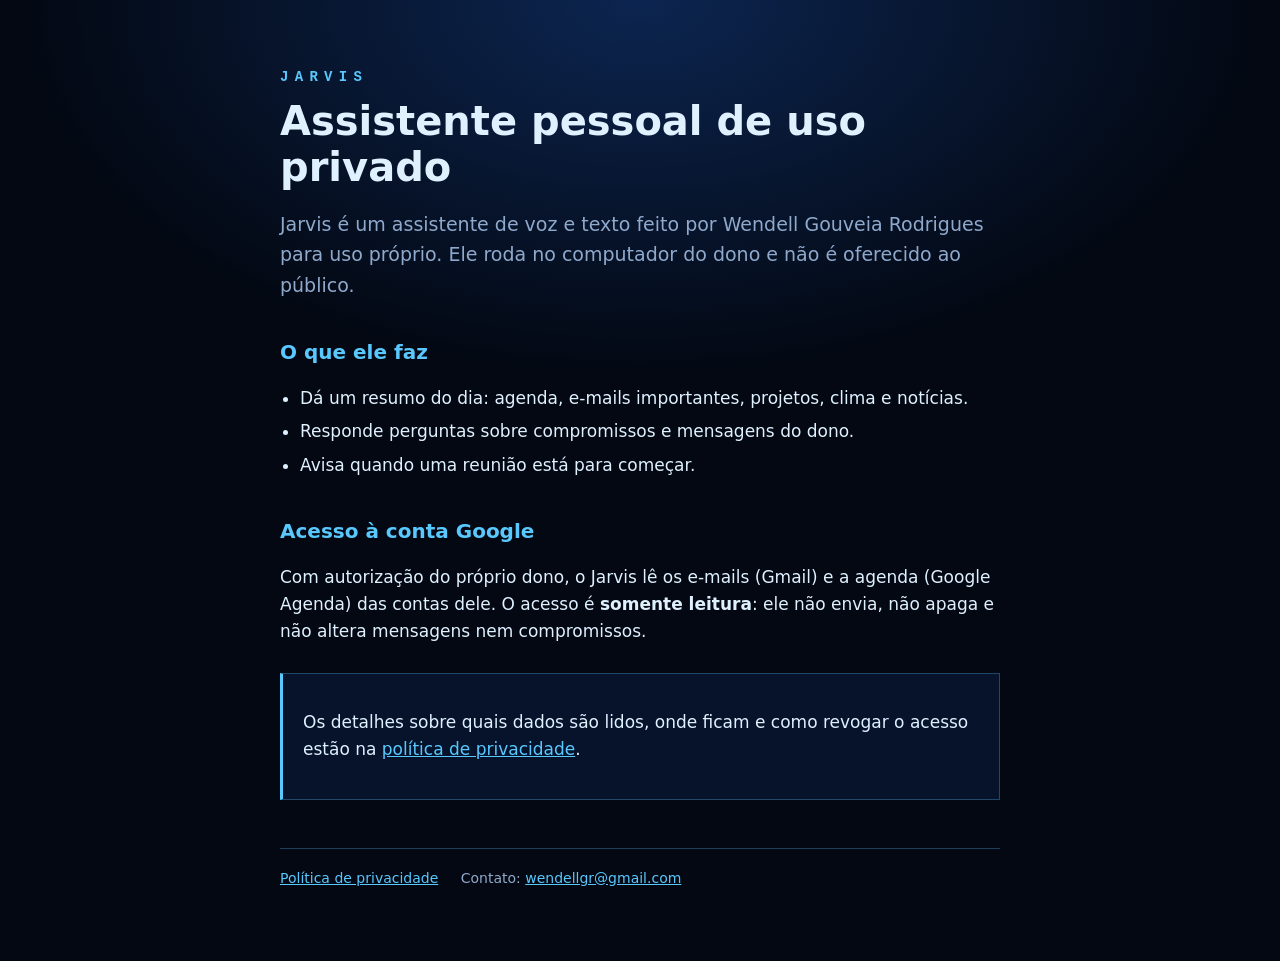
<file: index.html>
<!doctype html>
<html lang="pt-BR">
<head>
  <meta charset="utf-8">
  <meta name="viewport" content="width=device-width, initial-scale=1">
  <title>Jarvis — assistente pessoal</title>
  <meta name="description" content="Jarvis é o assistente pessoal de Wendell Gouveia Rodrigues, de uso privado.">
  <link rel="stylesheet" href="style.css">
</head>
<body>
  <main>
    <p class="brand">Jarvis</p>
    <h1>Assistente pessoal de uso privado</h1>
    <p class="lead">Jarvis é um assistente de voz e texto feito por Wendell Gouveia Rodrigues para uso próprio. Ele roda no computador do dono e não é oferecido ao público.</p>

    <h2>O que ele faz</h2>
    <ul>
      <li>Dá um resumo do dia: agenda, e-mails importantes, projetos, clima e notícias.</li>
      <li>Responde perguntas sobre compromissos e mensagens do dono.</li>
      <li>Avisa quando uma reunião está para começar.</li>
    </ul>

    <h2>Acesso à conta Google</h2>
    <p>Com autorização do próprio dono, o Jarvis lê os e-mails (Gmail) e a agenda (Google Agenda) das contas dele. O acesso é <strong>somente leitura</strong>: ele não envia, não apaga e não altera mensagens nem compromissos.</p>

    <div class="card">
      <p>Os detalhes sobre quais dados são lidos, onde ficam e como revogar o acesso estão na <a href="privacidade.html">política de privacidade</a>.</p>
    </div>

    <footer>
      <a href="privacidade.html">Política de privacidade</a>
      <span>Contato: <a href="mailto:wendellgr@gmail.com">wendellgr@gmail.com</a></span>
    </footer>
  </main>
</body>
</html>
</file>
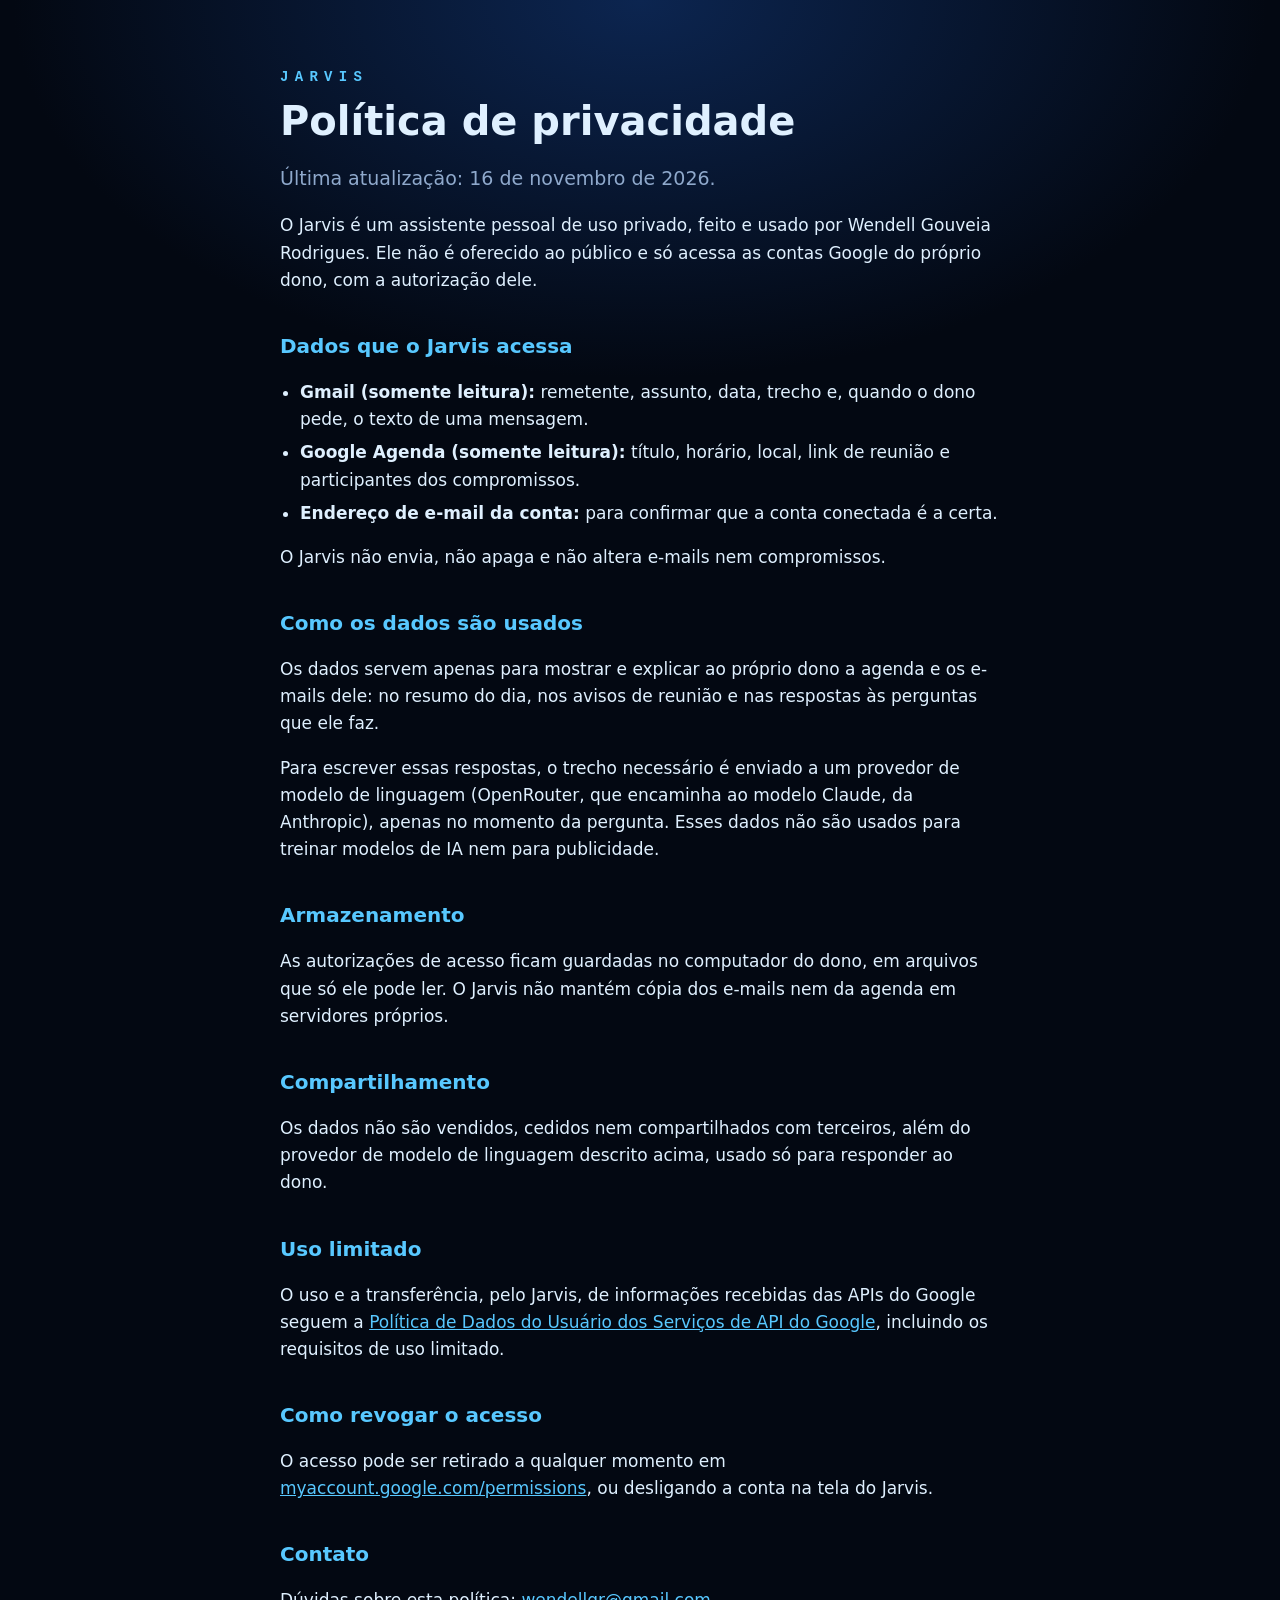
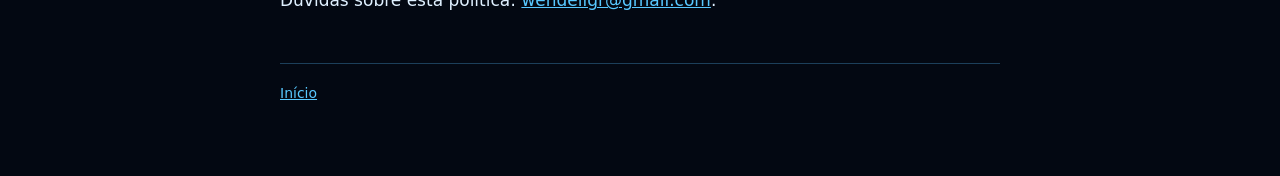
<file: privacidade.html>
<!doctype html>
<html lang="pt-BR">
<head>
  <meta charset="utf-8">
  <meta name="viewport" content="width=device-width, initial-scale=1">
  <title>Jarvis — política de privacidade</title>
  <meta name="description" content="Como o Jarvis usa os dados da conta Google do seu dono.">
  <link rel="stylesheet" href="style.css">
</head>
<body>
  <main>
    <p class="brand"><a href="index.html" style="text-decoration:none">Jarvis</a></p>
    <h1>Política de privacidade</h1>
    <p class="lead">Última atualização: 16 de novembro de 2026.</p>

    <p>O Jarvis é um assistente pessoal de uso privado, feito e usado por Wendell Gouveia Rodrigues. Ele não é oferecido ao público e só acessa as contas Google do próprio dono, com a autorização dele.</p>

    <h2>Dados que o Jarvis acessa</h2>
    <ul>
      <li><strong>Gmail (somente leitura):</strong> remetente, assunto, data, trecho e, quando o dono pede, o texto de uma mensagem.</li>
      <li><strong>Google Agenda (somente leitura):</strong> título, horário, local, link de reunião e participantes dos compromissos.</li>
      <li><strong>Endereço de e-mail da conta:</strong> para confirmar que a conta conectada é a certa.</li>
    </ul>
    <p>O Jarvis não envia, não apaga e não altera e-mails nem compromissos.</p>

    <h2>Como os dados são usados</h2>
    <p>Os dados servem apenas para mostrar e explicar ao próprio dono a agenda e os e-mails dele: no resumo do dia, nos avisos de reunião e nas respostas às perguntas que ele faz.</p>
    <p>Para escrever essas respostas, o trecho necessário é enviado a um provedor de modelo de linguagem (OpenRouter, que encaminha ao modelo Claude, da Anthropic), apenas no momento da pergunta. Esses dados não são usados para treinar modelos de IA nem para publicidade.</p>

    <h2>Armazenamento</h2>
    <p>As autorizações de acesso ficam guardadas no computador do dono, em arquivos que só ele pode ler. O Jarvis não mantém cópia dos e-mails nem da agenda em servidores próprios.</p>

    <h2>Compartilhamento</h2>
    <p>Os dados não são vendidos, cedidos nem compartilhados com terceiros, além do provedor de modelo de linguagem descrito acima, usado só para responder ao dono.</p>

    <h2>Uso limitado</h2>
    <p>O uso e a transferência, pelo Jarvis, de informações recebidas das APIs do Google seguem a <a href="https://developers.google.com/terms/api-services-user-data-policy">Política de Dados do Usuário dos Serviços de API do Google</a>, incluindo os requisitos de uso limitado.</p>

    <h2>Como revogar o acesso</h2>
    <p>O acesso pode ser retirado a qualquer momento em <a href="https://myaccount.google.com/permissions">myaccount.google.com/permissions</a>, ou desligando a conta na tela do Jarvis.</p>

    <h2>Contato</h2>
    <p>Dúvidas sobre esta política: <a href="mailto:wendellgr@gmail.com">wendellgr@gmail.com</a>.</p>

    <footer>
      <a href="index.html">Início</a>
    </footer>
  </main>
</body>
</html>
</file>
<file: style.css>
:root {
  --bg: #030812;
  --panel: rgba(8, 22, 46, 0.85);
  --line: rgba(88, 190, 255, 0.3);
  --accent: #58c8ff;
  --text: #dff0ff;
  --dim: #8fa9cc;
}
* { box-sizing: border-box; }
html { color-scheme: dark; }
body {
  margin: 0;
  background: radial-gradient(ellipse 70% 60% at 50% 0%, #0c2550 0%, var(--bg) 70%) fixed, var(--bg);
  color: var(--text);
  font: 17px/1.6 system-ui, -apple-system, "Segoe UI", sans-serif;
}
main { max-width: 760px; margin: 0 auto; padding: 56px 20px 72px; }
.brand {
  font: 600 14px/1 ui-monospace, "JetBrains Mono", Menlo, monospace;
  letter-spacing: 0.45em;
  color: var(--accent);
  text-transform: uppercase;
}
h1 { font-size: clamp(28px, 5vw, 40px); line-height: 1.15; margin: 14px 0 12px; }
h2 { font-size: 20px; margin: 36px 0 8px; color: var(--accent); }
p, li { color: var(--text); }
.lead { color: var(--dim); font-size: 19px; }
ul { padding-left: 20px; }
li { margin: 6px 0; }
a { color: var(--accent); }
a:focus-visible { outline: 2px solid var(--accent); outline-offset: 2px; }
.card {
  margin-top: 28px;
  padding: 18px 20px;
  border: 1px solid var(--line);
  border-left: 3px solid var(--accent);
  background: var(--panel);
}
footer {
  margin-top: 48px;
  padding-top: 18px;
  border-top: 1px solid var(--line);
  color: var(--dim);
  font-size: 14px;
}
footer a { margin-right: 18px; }
</file>
